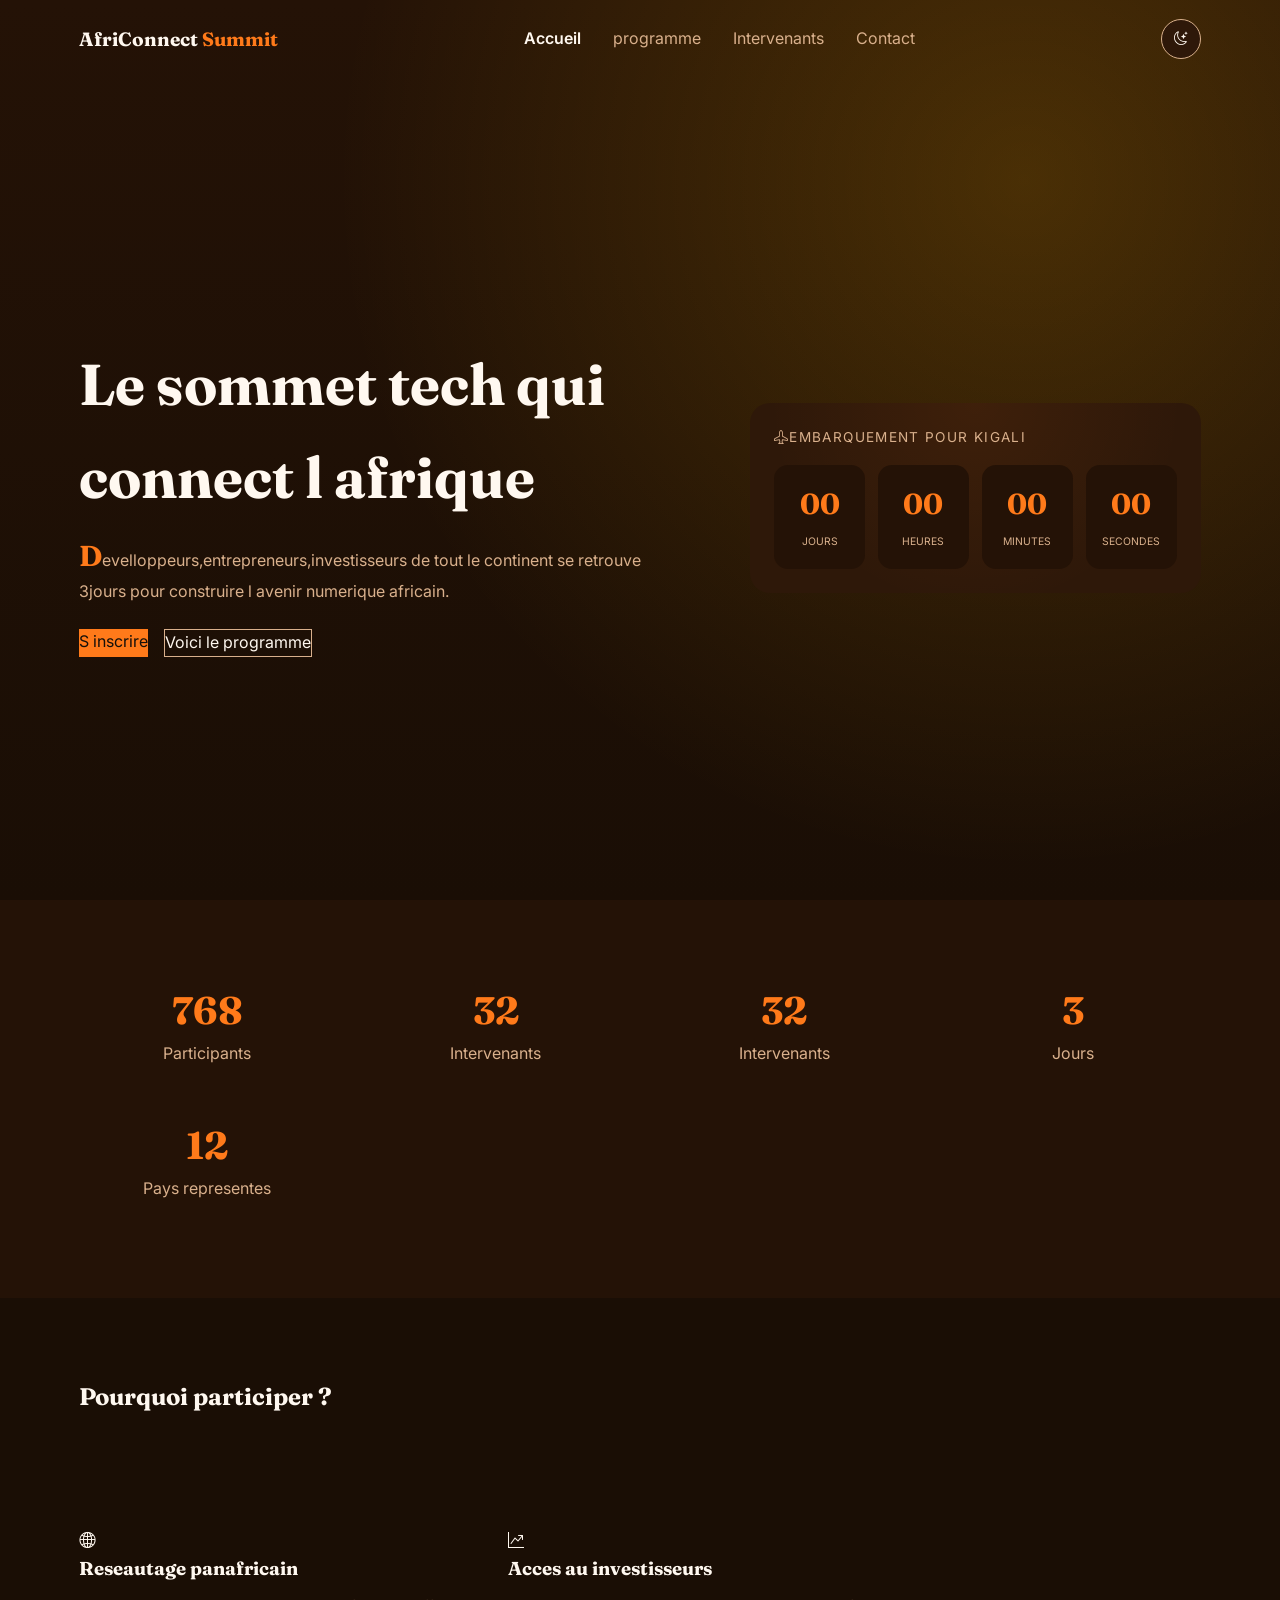
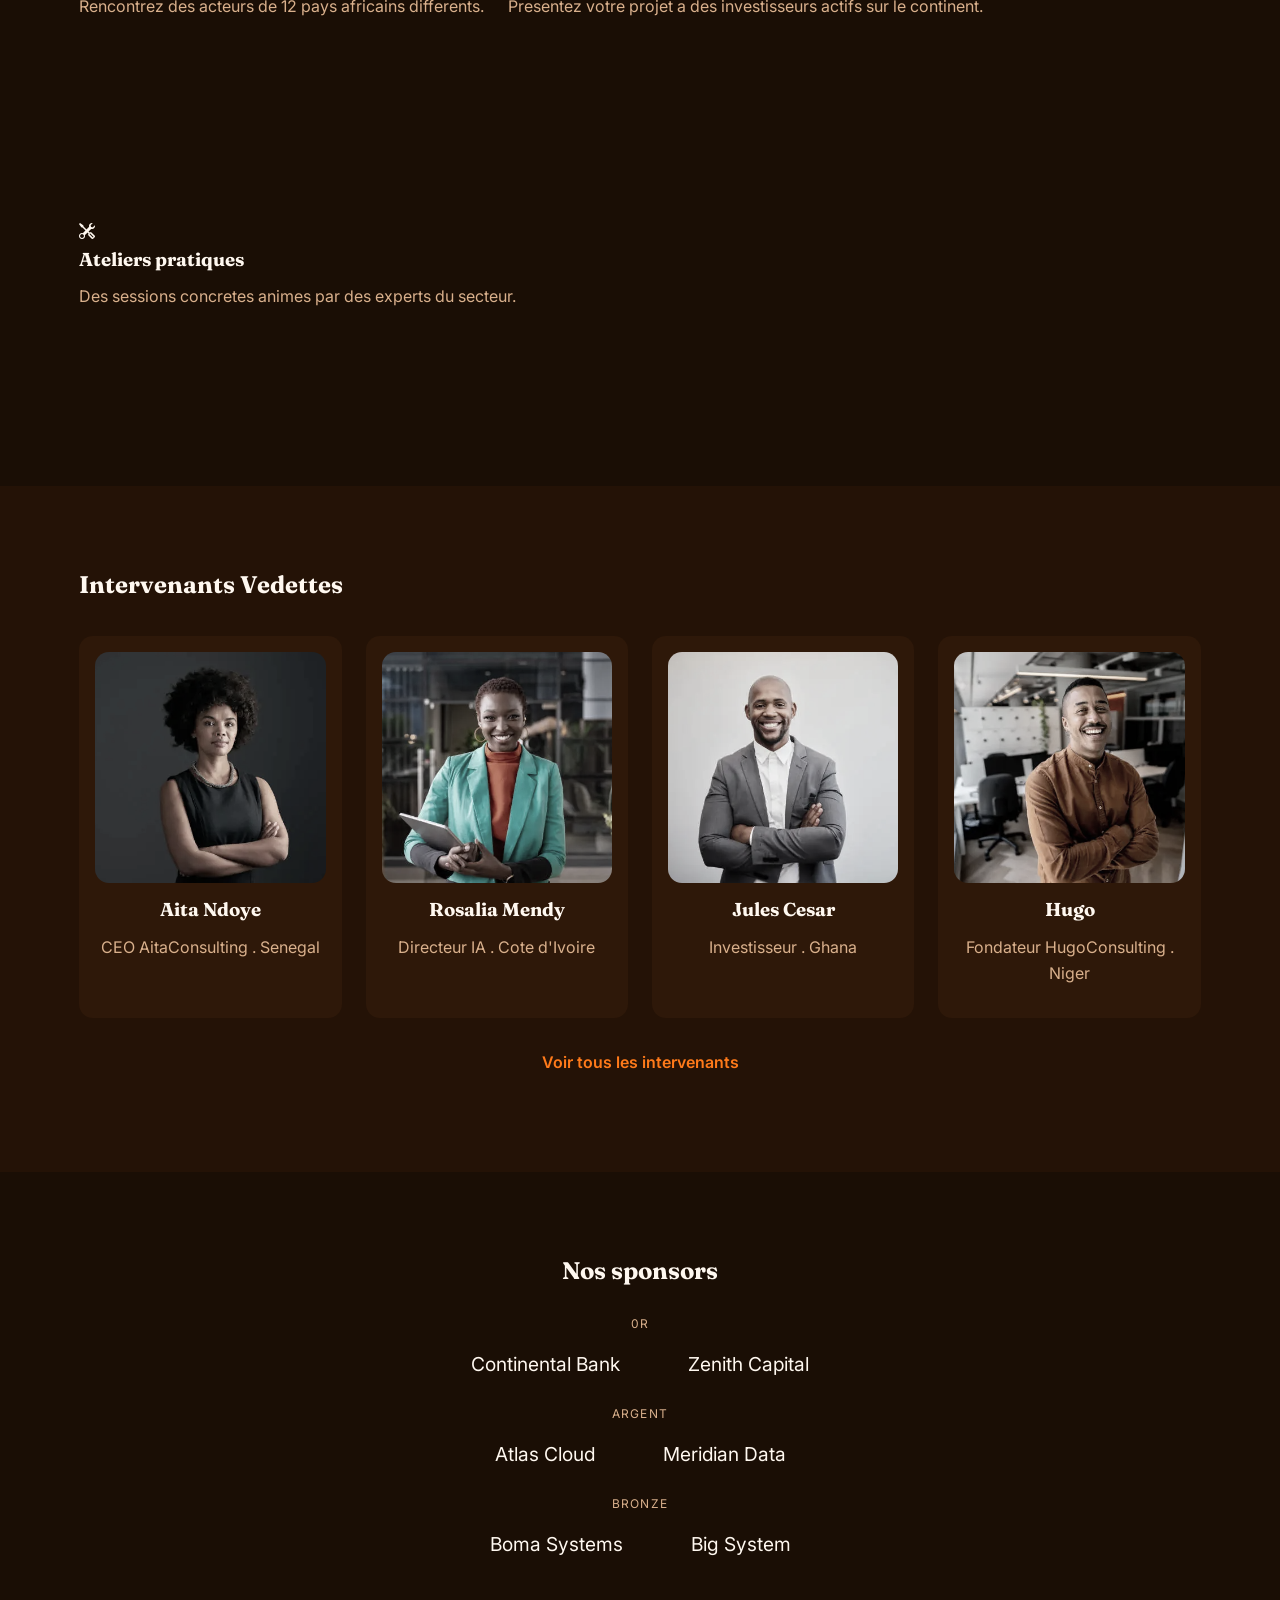
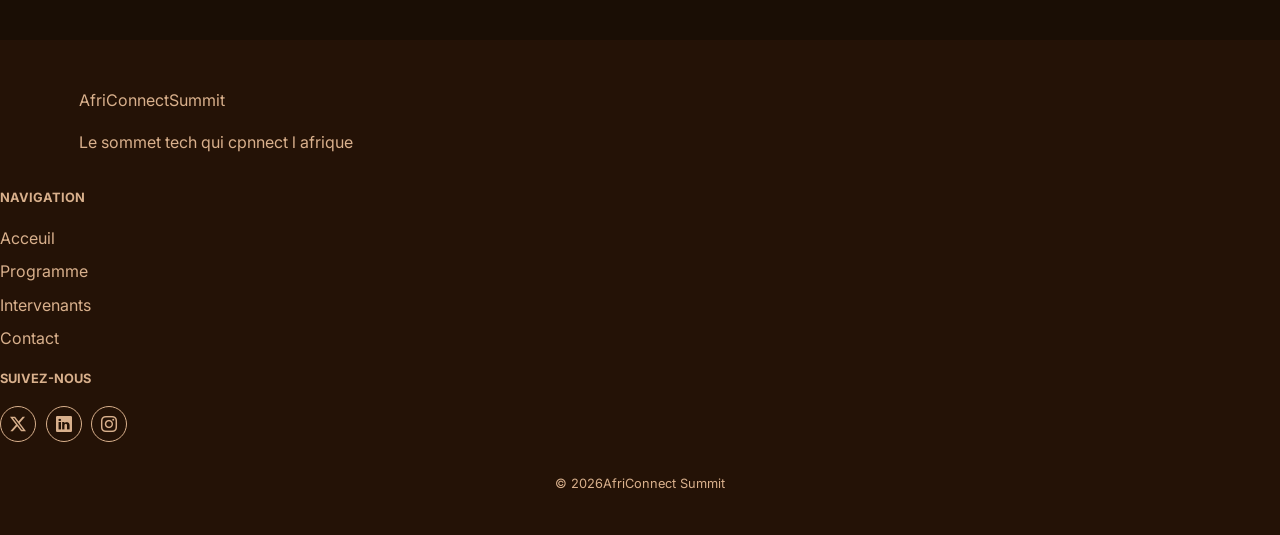
<file: index.html>
<!DOCTYPE html>
<html lang="fr">
<head>
 <meta charset="UTF-8">
 <meta name="viewport" content="width=device-width, initial-scale=1.0">
 <title>AfriConnect Summit — Accueil</title>

 <!--Icones(CDN Boostrap Icons)-->
<link rel="stylesheet" href="https://cdn.jsdelivr.net/npm/bootstrap-icons@1.11.3/font/bootstrap-icons.css">
 <!--CSS-->
 <link rel="stylesheet"href="css/style.css">
</head>

<body>
    <header class="navbar"id="navbar">
        <div class="container navbar-inner">

            <a href="index.html"class="logo">AfriConnect <span>Summit</span></a>

    
    <nav class="nav-links" id="navLinks">

        <a href="index.html" class="active">Accueil</a>
          <a href="programme.html" >programme</a>
            <a href="intervenants.html">Intervenants</a>
              <a href="contact.html">Contact</a>

    </nav>
    <div class="nav-buttons">
        <!--Bouton dark/light mode-->
        <button id="themeBtn" aria-label="changer de theme">
            <i class="bi bi-moon-stars"></i>
        </button>
        <!--Bouton menu mobile(humburger)-->
        <button id="menuBtn" aria-label="ouvrir le menu">
             <i class="bi bi-list"></i>
        </button>


    </div>
    </div>
    </header>

    <main>
        <!--SECTION HERO-->
        <section class="hero">
            <div class="container hero-inner">
                <div class="hero-text">
                    <h1>
                        Le sommet tech qui connect l afrique
                    </h1>
                    <p class="hero-desc">
                        Develloppeurs,entrepreneurs,investisseurs de tout le continent
                        se retrouve 3jours pour construire l avenir numerique africain.
                    </p>
                    <div class="hero-btns">
                        <a href="contact.html"class="bnt btn-primary">S inscrire</a>
                        <a href="programme.html"class="bnt btn-ghost">Voici le programme</a>
                    </div>
                    
                </div>
                <!--compte a rebours-->
                <div class="countdown-box" aria-label="Compte a rebours avant la conference">
                    <p class="countdown-title"><i class="bi bi-airplane"></i>Embarquement pour Kigali</p>
                    <div class="countdown"id="countdown">
                        <div class="flap"><span id="days">00</span><small>Jours</small></div>
                        <div class="flap"><span id="hours">00</span><small>Heures</small></div>
                        <div class="flap"><span id="minutes">00</span><small>Minutes</small></div>
                        <div class="flap"><span id="seconds">00</span><small>Secondes</small></div>

                        
                    </div>
                </div>
            </div>

        </section>
        <!--chifrres cles (grid)-->
        <section class="stats">
            <div class="container stats-grid">
                <article class="stat">
                    <span class="stat-number" data-target="1200">0</span>
                    <p>Participants</p>
                </article>

                <article class="stat">
                    <span class="stat-number" data-target="48">0</span>
                    <p>Intervenants</p>
                </article>

                <article class="stat">
                    <span class="stat-number" data-target="48">0</span>
                    <p>Intervenants</p>
                </article>

                <article class="stat">
                    <span class="stat-number" data-target="3">0</span>
                    <p>Jours</p>
                </article>

                <article class="stat">
                    <span class="stat-number" data-target="12">0</span>
                    <p>Pays representes</p>
                </article>
                
            </div>

        </section>

        <!--Section Pourquoi Participer(Flexbox)-->
        <section class="why">
            <div class="container">
                <h2>Pourquoi participer ?</h2>
                <div class="why-grid">
                    <article class="why card">
                        <i class="bi bi-globe2"></i>
                        <h3>Reseautage panafricain</h3>
                        <p>Rencontrez des acteurs de 12 pays africains differents.</p>
                    </article>

                    <article class="why card">
                        <i class="bi bi-graph-up-arrow"></i>
                        <h3>Acces au investisseurs</h3>
                        <p>Presentez votre projet a des investisseurs actifs sur le continent.</p>
                    </article>

                    <article class="why card">
                        <i class="bi bi-tools"></i>
                        <h3>Ateliers pratiques</h3>
                        <p>Des sessions concretes animes par des experts du secteur.</p>
                    </article>
                </div>
            </div>

        </section>

        <!--Section Intervenants Vedsttes-->
        <section class="speakers">
            <div class="container">
                <h2>Intervenants Vedettes</h2>

                <div class="speakers-grid">
                    <article class="speaker-card">
                        <img src="images/istockphoto.jpg" alt="">
                        <h3>Aita Ndoye</h3>
                        <p>CEO AitaConsulting . Senegal</p>

                    </article>

                    <article class="speaker-card">
                        <img src="images/istockphoto-1653368202-612x612.webp" alt="">
                        <h3>Rosalia Mendy</h3>
                        <p>Directeur IA . Cote d'Ivoire</p>

                    </article>

                    <article class="speaker-card">
                        <img src="images/istockphoto-2099408907-612x612.webp" alt="">
                        <h3>Jules Cesar</h3>
                        <p>Investisseur . Ghana</p>

                    </article>

                    <article class="speaker-card">
                        <img src="images/istockphoto-2200638451-612x612.webp" alt="">
                        <h3>Hugo</h3>
                        <p>Fondateur HugoConsulting . Niger</p>

                    </article>

                </div>
                <p class="see-more"><a href="intervenants.html">Voir tous les intervenants</a></p>
            </div>
        </section>

        <!--Section Sponsors-->
        <section class="sponsors">
            <div class="container">
                <h2>Nos sponsors</h2>

                <p class="tier-label">0r</p>
                <div class="sponsors-row tier-or">
                    <span>Continental Bank</span>
                     <span>Zenith Capital</span>
                </div>

                <p class="tier-label">Argent</p>
                <div class="sponsors-row tier-or">
                    <span>Atlas Cloud</span>
                    <span>Meridian Data</span>
                </div>

                <p class="tier-label">Bronze</p>
                <div class="sponsors-row tier-or">
                    <span>Boma Systems</span>
                    <span>Big System</span>
                </div>


            </div>
        </section>
    </main>

    <!--Footer-->

    <footer class="footer">
        <div class="container footer-grid">
            <div>
                <p class="Logo">AfriConnect<span>Summit</span></p>
                <p>Le sommet tech qui cpnnect l afrique</p>


            </div>
        </div>
        <div>
            <h4>Navigation</h4>
            <ul>
                <li><a href="index.html">Acceuil</a></li>
                 <li><a href="programme.html">Programme</a></li>
                  <li><a href="intervenants.html">Intervenants</a></li>
                   <li><a href="contact.html">Contact</a></li>

            </ul>
        </div>
        <div>
            <h4>Suivez-nous</h4>
            <div class="socials">
                <a href="#" aria-label="Twitter"><i class="bi bi-twitter-x"></i></a>
                 <a href="#" aria-label="Linkedin"><i class="bi bi-linkedin"></i></a>
                  <a href="#" aria-label="Instagram"><i class="bi bi-instagram"></i></a>
            </div>
        </div>

        <p class="copyright">&copy <span id="year"></span>AfriConnect Summit</p>

    </footer>

    <!--Bouton retour en haut-->
    <button id="backToTop" aria-label="Retour en haut">
        <i class="bi bi-arrow-up"></i>
    </button>

    <!--JavaScript-->
    <script src="js/main.js"></script>
</body>
</html>
</file>
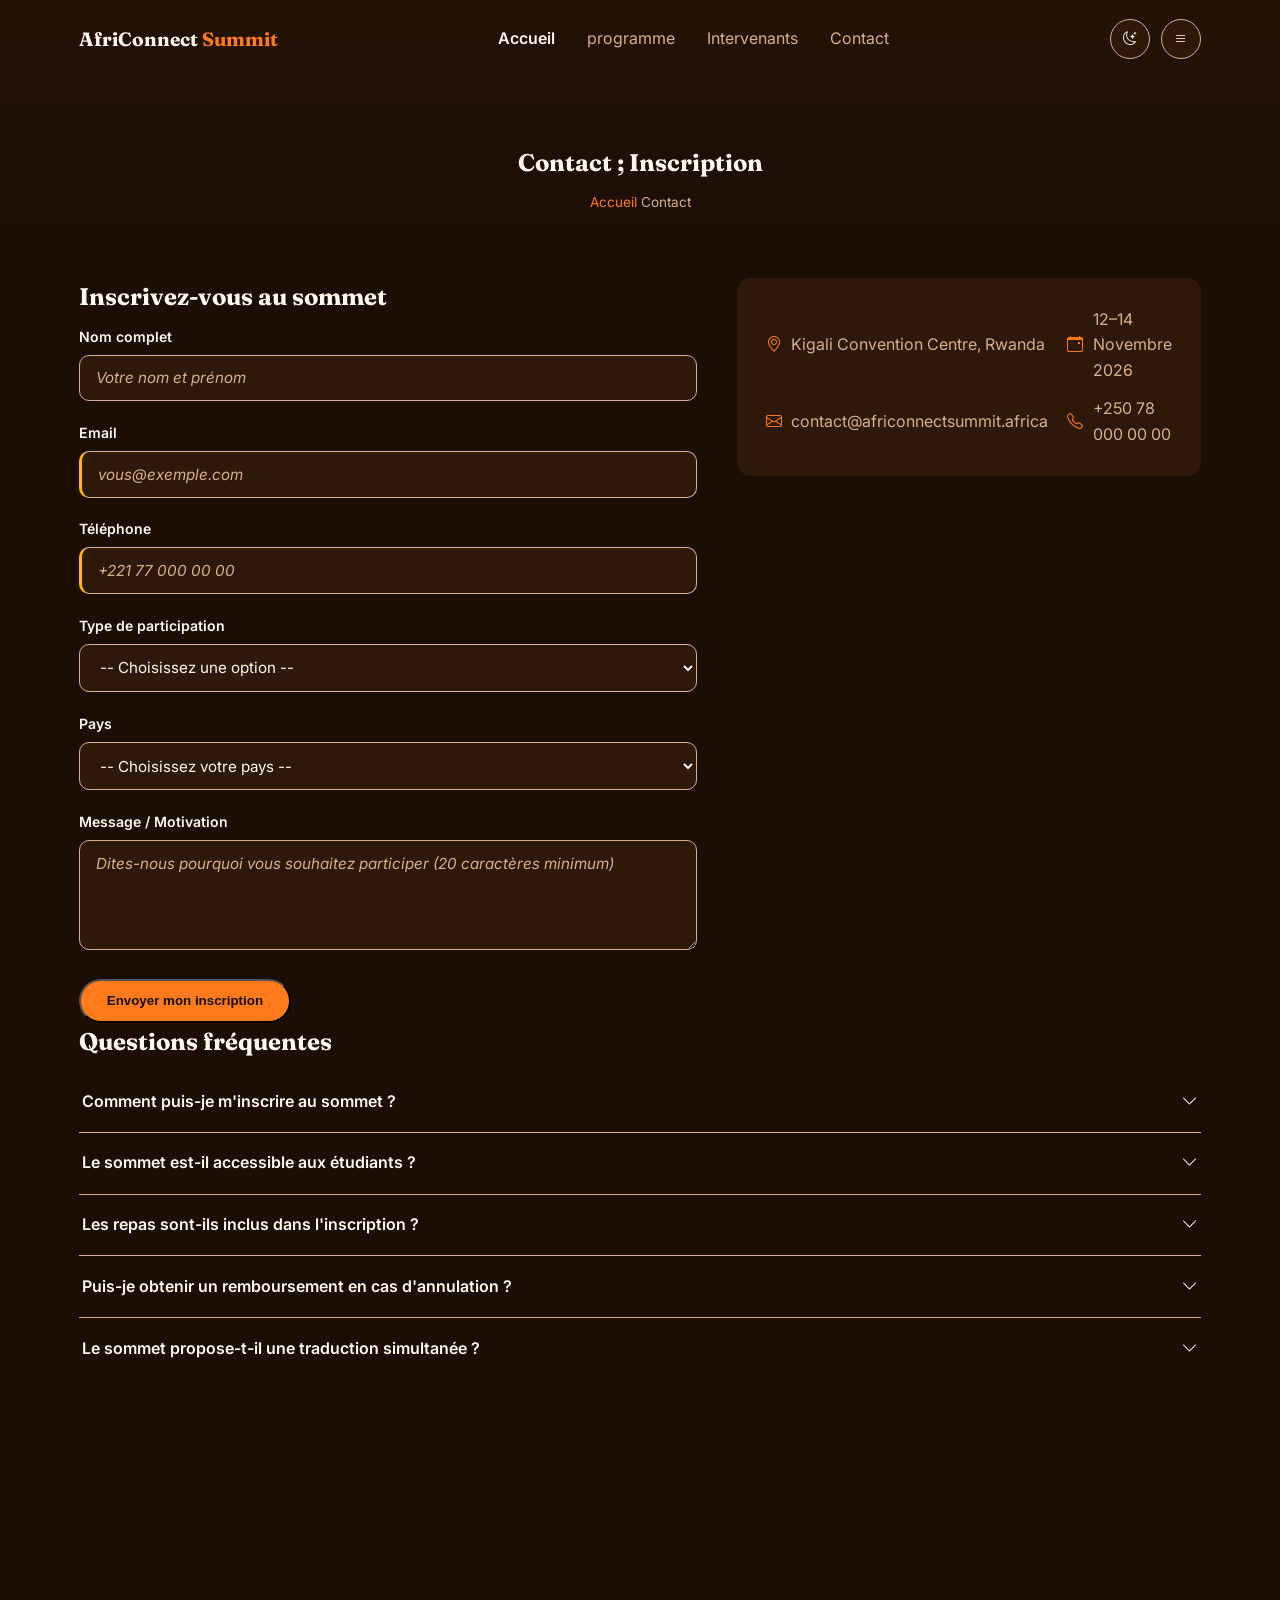
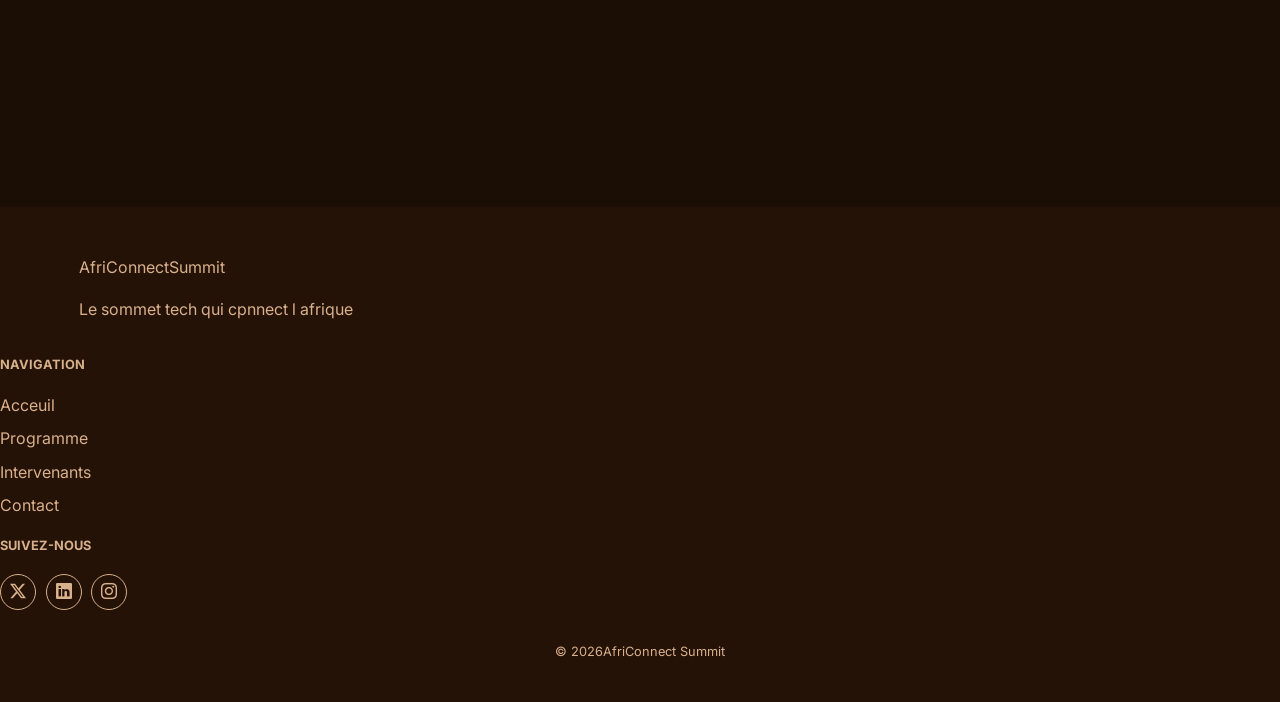
<file: contact.html>
<!DOCTYPE html>
<html lang="fr">
<head>
 <meta charset="UTF-8">
 <meta name="viewport" content="width=device-width, initial-scale=1.0">
 <title>AfriConnect Summit — Contact</title>

 <!--Icones(CDN Boostrap Icons)-->
<link rel="stylesheet" href="https://cdn.jsdelivr.net/npm/bootstrap-icons@1.11.3/font/bootstrap-icons.css">
 <!--CSS-->
 <link rel="stylesheet"href="css/style.css">
</head>

<body>
    
    <header class="navbar"id="navbar">
        <div class="container navbar-inner">

            <a href="index.html"class="logo">AfriConnect <span>Summit</span></a>

    
    <nav class="nav-links" id="navlinks">

        <a href="index.html" class="active">Accueil</a>
          <a href="programme.html" >programme</a>
            <a href="intervenants.html">Intervenants</a>
              <a href="contact.html">Contact</a>

    </nav>
    <div class="nav-buttons">
        <!--Bouton dark/light mode-->
        <button id="themeBtn" aria-label="changer de theme">
            <i class="bi bi-moon-stars"></i>
        </button>
        <!--Bouton menu mobile(humburger)-->
        <button id="themeBtn" aria-label="ouvrir le menu">
             <i class="bi bi-list"></i>
        </button>


    </div>
    </div>
    
    </header>


    <main>
        <!-- ============================
         BANNIÈRE INTERNE + FIL D'ARIANE
         ============================ -->
    <section class="hero-interne">
      <div class="container">
        <h1>Contact ; Inscription</h1>
        <p class="breadcrumb">
          <a href="index.html">Accueil</a>  Contact
        </p>
      </div>
    </section>

        <section>
            <div class="container contact-grid">

        <!-- Colonne gauche : formulaire -->
        <div class="contact-form-col">
          <h2>Inscrivez-vous au sommet</h2>

          <!-- Message affiché après une soumission réussie -->
          <div class="success-message" id="successMessage">
            <i class="bi bi-check-circle"></i>
            Votre inscription a bien été envoyée ! Nous vous recontacterons rapidement.
          </div>
            
<form id="contactForm" novalidate>

            <div class="form-group">
              <label for="name">Nom complet</label>
              <input type="text" id="name" name="name" placeholder="Votre nom et prénom">
              <span class="error-message"></span>
            </div>

            <div class="form-group">
              <label for="email">Email</label>
              <input type="email" id="email" name="email" placeholder="vous@exemple.com">
              <span class="error-message"></span>
            </div>

            <div class="form-group">
              <label for="phone">Téléphone</label>
              <input type="tel" id="phone" name="phone" placeholder="+221 77 000 00 00">
              <span class="error-message"></span>
            </div>

            <div class="form-group">
              <label for="participation">Type de participation</label>
              <select id="participation" name="participation">
                <option value="">-- Choisissez une option --</option>
                <option value="participant">Participant</option>
                <option value="intervenant">Intervenant</option>
                <option value="sponsor">Sponsor</option>
                <option value="presse">Presse / Média</option>
                <option value="benevole">Bénévole</option>
              </select>
              <span class="error-message"></span>
            </div>

            <div class="form-group">
              <label for="country">Pays</label>
              <select id="country" name="country">
                <option value="">-- Choisissez votre pays --</option>
                <option value="senegal">Sénégal</option>
                <option value="cote-ivoire">Côte d'Ivoire</option>
                <option value="ghana">Ghana</option>
                <option value="nigeria">Nigeria</option>
                <option value="kenya">Kenya</option>
                <option value="rwanda">Rwanda</option>
                <option value="tunisie">Niger</option>
                <option value="cameroun">Cameroun</option>
  
                <option value="afrique-sud">Afrique du Sud</option>
               
              </select>
              <span class="error-message"></span>
            </div>

            <div class="form-group">
              <label for="message">Message / Motivation</label>
              <textarea id="message" name="message" placeholder="Dites-nous pourquoi vous souhaitez participer (20 caractères minimum)"></textarea>
              <span class="error-message"></span>
            </div>

            <button type="submit" class="btn btn-primary btn-block">Envoyer mon inscription</button>
          </form>
        </div>

          <!-- Colonne droite : informations pratiques -->
        <div class="contact-info-col">
          <div class="info-box">
            <p><i class="bi bi-geo-alt"></i> Kigali Convention Centre, Rwanda</p>
            <p><i class="bi bi-calendar-event"></i> 12–14 Novembre 2026</p>
            <p><i class="bi bi-envelope"></i> contact@africonnectsummit.africa</p>
            <p><i class="bi bi-telephone"></i> +250 78 000 00 00</p>
          </div>
        </div>

      </div>
            
        </section>
         <!-- ============================
         FAQ — ACCORDÉON EN CSS PUR
         ============================ -->
    <section>
      <div class="container">
        <h2>Questions fréquentes</h2>

        <div class="faq-list">

          <div class="faq-item">
            <input type="checkbox" id="faq1" class="faq-toggle">
            <label for="faq1" class="faq-question">
              Comment puis-je m'inscrire au sommet ?
              <i class="bi bi-chevron-down"></i>
            </label>
            <div class="faq-answer">
              <p>Remplissez le formulaire ci-dessus en indiquant votre type de participation. Vous recevrez une confirmation par email sous 48h.</p>
            </div>
          </div>

          <div class="faq-item">
            <input type="checkbox" id="faq2" class="faq-toggle">
            <label for="faq2" class="faq-question">
              Le sommet est-il accessible aux étudiants ?
              <i class="bi bi-chevron-down"></i>
            </label>
            <div class="faq-answer">
              <p>Oui, un tarif réduit est proposé aux étudiants sur présentation d'une carte étudiante valide.</p>
            </div>
          </div>

          <div class="faq-item">
            <input type="checkbox" id="faq3" class="faq-toggle">
            <label for="faq3" class="faq-question">
              Les repas sont-ils inclus dans l'inscription ?
              <i class="bi bi-chevron-down"></i>
            </label>
            <div class="faq-answer">
              <p>Les pauses café et déjeuners des 3 jours sont inclus dans tous les types d'inscription.</p>
            </div>
          </div>

          <div class="faq-item">
            <input type="checkbox" id="faq4" class="faq-toggle">
            <label for="faq4" class="faq-question">
              Puis-je obtenir un remboursement en cas d'annulation ?
              <i class="bi bi-chevron-down"></i>
            </label>
            <div class="faq-answer">
              <p>Un remboursement intégral est possible jusqu'à 30 jours avant l'événement, puis partiel jusqu'à 7 jours avant.</p>
            </div>
          </div>

          <div class="faq-item">
            <input type="checkbox" id="faq5" class="faq-toggle">
            <label for="faq5" class="faq-question">
              Le sommet propose-t-il une traduction simultanée ?
              <i class="bi bi-chevron-down"></i>
            </label>
            <div class="faq-answer">
              <p>Oui, une traduction français / anglais est disponible en simultané dans la Grande Salle.</p>
            </div>
          </div>

        </div>

        <!-- ============================
             CARTE GOOGLE MAPS
             ============================ -->
        <div class="map-wrapper">
          <iframe
            src="https://www.google.com/maps?q=Kigali+Convention+Centre,+Rwanda&output=embed"
            title="Localisation du Kigali Convention Centre"
            loading="lazy"
            allowfullscreen>
          </iframe>
        </div>

      </div>
    </section>
    </main>

    <!--Footer-->

    
<footer class="footer">
        <div class="container footer-grid">
            <div>
                <p class="Logo">AfriConnect<span>Summit</span></p>
                <p>Le sommet tech qui cpnnect l afrique</p>


            </div>
        </div>
        <div>
            <h4>Navigation</h4>
            <ul>
                <li><a href="index.html">Acceuil</a></li>
                 <li><a href="programme.html">Programme</a></li>
                  <li><a href="intervenants.html">Intervenants</a></li>
                   <li><a href="contact.html">Contact</a></li>

            </ul>
        </div>
        <div>
            <h4>Suivez-nous</h4>
            <div class="socials">
                <a href="#" aria-label="Twitter"><i class="bi bi-twitter-x"></i></a>
                 <a href="#" aria-label="Linkedin"><i class="bi bi-linkedin"></i></a>
                  <a href="#" aria-label="Instagram"><i class="bi bi-instagram"></i></a>
            </div>
        </div>

        <p class="copyright">&copy <span id="year"></span>AfriConnect Summit</p>

    

    <!--Bouton retour en haut-->
    <button id="backToTop" aria-label="Retour en haut">
        <i class="bi bi-arrow-up"></i>
    </button>

    </footer>

    <!--JavaScript-->
    <script src="js/main.js"></script>
</body>
</html>
</file>
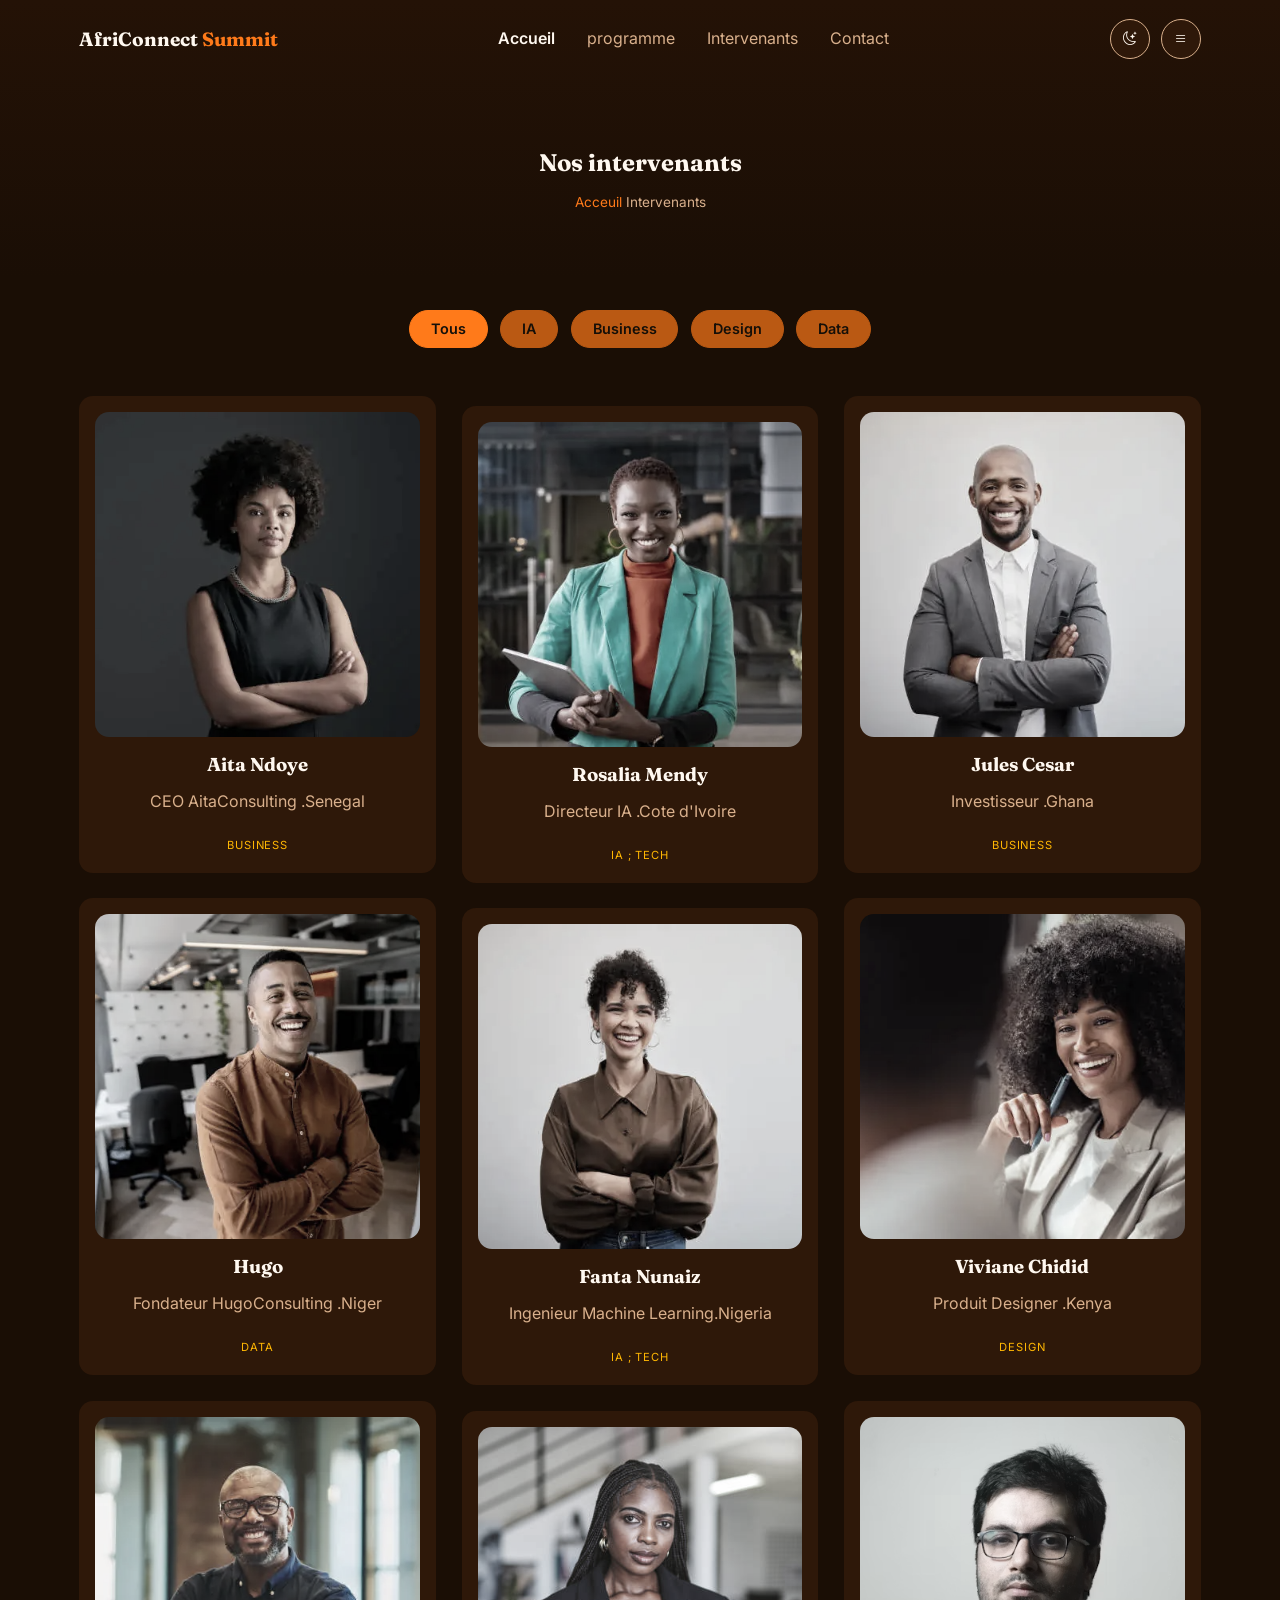
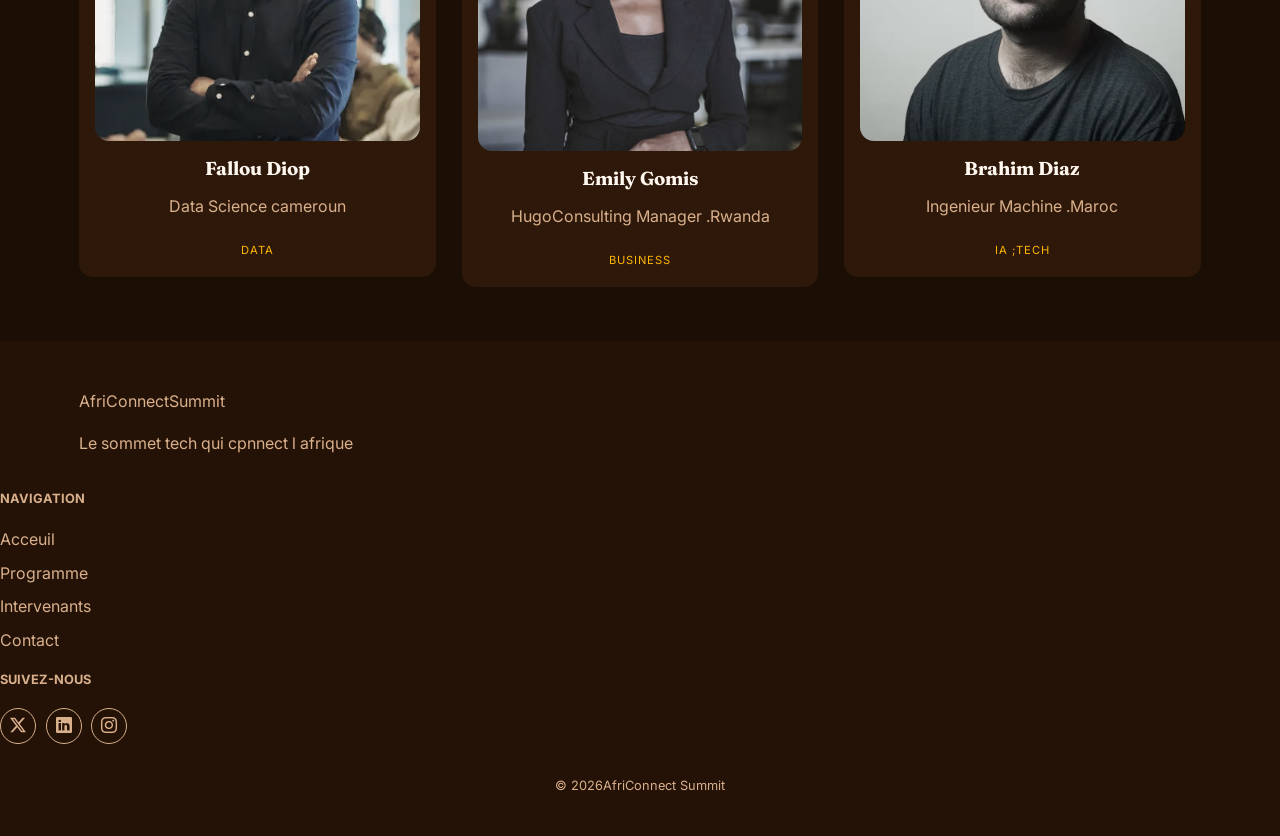
<file: intervenants.html>
<!DOCTYPE html>
<html lang="fr">
<head>
 <meta charset="UTF-8">
 <meta name="viewport" content="width=device-width, initial-scale=1.0">
 <title>AfriConnect Summit — Intervenants</title>

<!--Icones(CDN Boostrap Icons)-->
<link rel="stylesheet" href="https://cdn.jsdelivr.net/npm/bootstrap-icons@1.11.3/font/bootstrap-icons.css">

 <!--CSS-->
 <link rel="stylesheet"href="css/style.css">
</head>

<body>
    
        <header class="navbar"id="navbar">
        <div class="container navbar-inner">

            <a href="index.html"class="logo">AfriConnect <span>Summit</span></a>

    
    <nav class="nav-links" id="navlinks">

        <a href="index.html" class="active">Accueil</a>
          <a href="programme.html" >programme</a>
            <a href="intervenants.html">Intervenants</a>
              <a href="contact.html">Contact</a>

    </nav>
    <div class="nav-buttons">
        <!--Bouton dark/light mode-->
        <button id="themeBtn" aria-label="changer de theme">
            <i class="bi bi-moon-stars"></i>
        </button>
        <!--Bouton menu mobile(humburger)-->
        <button id="themeBtn" aria-label="ouvrir le menu">
             <i class="bi bi-list"></i>
        </button>


    </div>
    </div>
    
    </header>
    
    <main>

        <!--Banniere-->
        <section class="hero-interne">
            <div class="container">
                <h1>Nos intervenants</h1>
                <p class="breadcrumb">
                    <a href="index.html">Acceuil</a> Intervenants
                </p>
            </div>

        </section>
        <!--Filtrage Dynanmique-->
        <section>
            <div class="container">

                <div class="filters">
                    <button class="filter-btn active" data-filter="tous">Tous</button>
                     <button class="filter-btn active" data-filter="ia-tech">IA</button>
                      <button class="filter-btn active" data-filter="business">Business</button>
                       <button class="filter-btn active" data-filter="design">Design</button>
                        <button class="filter-btn active" data-filter="data">Data</button>
                </div>

                <!--Grille des 9 Intervenants-->
                <div class="all-speakers-grid">

                    <article class="speaker-card" data-category="business">
                        <img src="images/istockphoto-1055408774-612x612.webp" alt="">
                        <h3>Aita Ndoye</h3>
                        <p>CEO AitaConsulting .Senegal</p>
                        <span class="speaker-tag">Business</span>
                    </article>

                    <article class="speaker-card" data-category="ia-tech">
                        <img src="images/istockphoto-1653368202-612x612.webp" alt="">
                        <h3>Rosalia Mendy</h3>
                        <p>Directeur IA .Cote d'Ivoire</p>
                        <span class="speaker-tag">IA ; tech</span>
                    </article>

                    <article class="speaker-card" data-category="business">
                        <img src="images/istockphoto-2099408907-612x612.webp" alt="">
                        <h3>Jules Cesar</h3>
                        <p>Investisseur .Ghana</p>
                        <span class="speaker-tag">Business</span>
                    </article>

                    <article class="speaker-card" data-category="data">
                        <img src="images/istockphoto-2200638451-612x612.webp" alt="">
                        <h3>Hugo</h3>
                        <p>Fondateur HugoConsulting .Niger</p>
                        <span class="speaker-tag">Data</span>
                    </article>

                    <article class="speaker-card" data-category="ia-tech">
                        <img src="images/istockphoto-2099403180-612x612.webp" alt="">
                        <h3>Fanta Nunaiz</h3>
                        <p>Ingenieur Machine Learning.Nigeria</p>
                        <span class="speaker-tag">IA ; tech</span>
                    </article>

                    <article class="speaker-card" data-category="design">
                        <img src="images/istockphoto-2170854794-612x612.webp" alt="">
                        <h3>Viviane Chidid</h3>
                        <p>Produit Designer .Kenya</p>
                        <span class="speaker-tag">Design</span>
                    </article>

                    <article class="speaker-card" data-category="data">
                        <img src="images/istockphoto-1591572396-612x612.webp" alt="">
                        <h3>Fallou Diop</h3>
                        <p>Data Science cameroun</p>
                        <span class="speaker-tag">Data</span>
                    </article>

                    <article class="speaker-card" data-category="business">
                        <img src="images/istockphoto-1352328132-612x612.jpg" alt="">
                        <h3>Emily Gomis</h3>
                        <p>HugoConsulting Manager .Rwanda</p>
                        <span class="speaker-tag">Business</span>
                    </article>


                    <article class="speaker-card" data-category="ia-tech">
                        <img src="images/photo.jpg" alt="">
                        <h3>Brahim Diaz</h3>
                        <p>Ingenieur Machine .Maroc</p>
                        <span class="speaker-tag">IA ;tech</span>
                    </article>
                    

                    

                </div>
            </div>

        </section>
    </main>

    <!--Footer-->

    
<footer class="footer">
        <div class="container footer-grid">
            <div>
                <p class="Logo">AfriConnect<span>Summit</span></p>
                <p>Le sommet tech qui cpnnect l afrique</p>


            </div>
        </div>
        <div>
            <h4>Navigation</h4>
            <ul>
                <li><a href="index.html">Acceuil</a></li>
                 <li><a href="programme.html">Programme</a></li>
                  <li><a href="intervenants.html">Intervenants</a></li>
                   <li><a href="contact.html">Contact</a></li>

            </ul>
        </div>
        <div>
            <h4>Suivez-nous</h4>
            <div class="socials">
                <a href="#" aria-label="Twitter"><i class="bi bi-twitter-x"></i></a>
                 <a href="#" aria-label="Linkedin"><i class="bi bi-linkedin"></i></a>
                  <a href="#" aria-label="Instagram"><i class="bi bi-instagram"></i></a>
            </div>
        </div>

        <p class="copyright">&copy <span id="year"></span>AfriConnect Summit</p>

    

    <!--Bouton retour en haut-->
    <button id="backToTop" aria-label="Retour en haut">
        <i class="bi bi-arrow-up"></i>
    </button>

    </footer>

    <!--JavaScript-->
    <script src="js/main.js"></script>
</body>
</html>
</file>
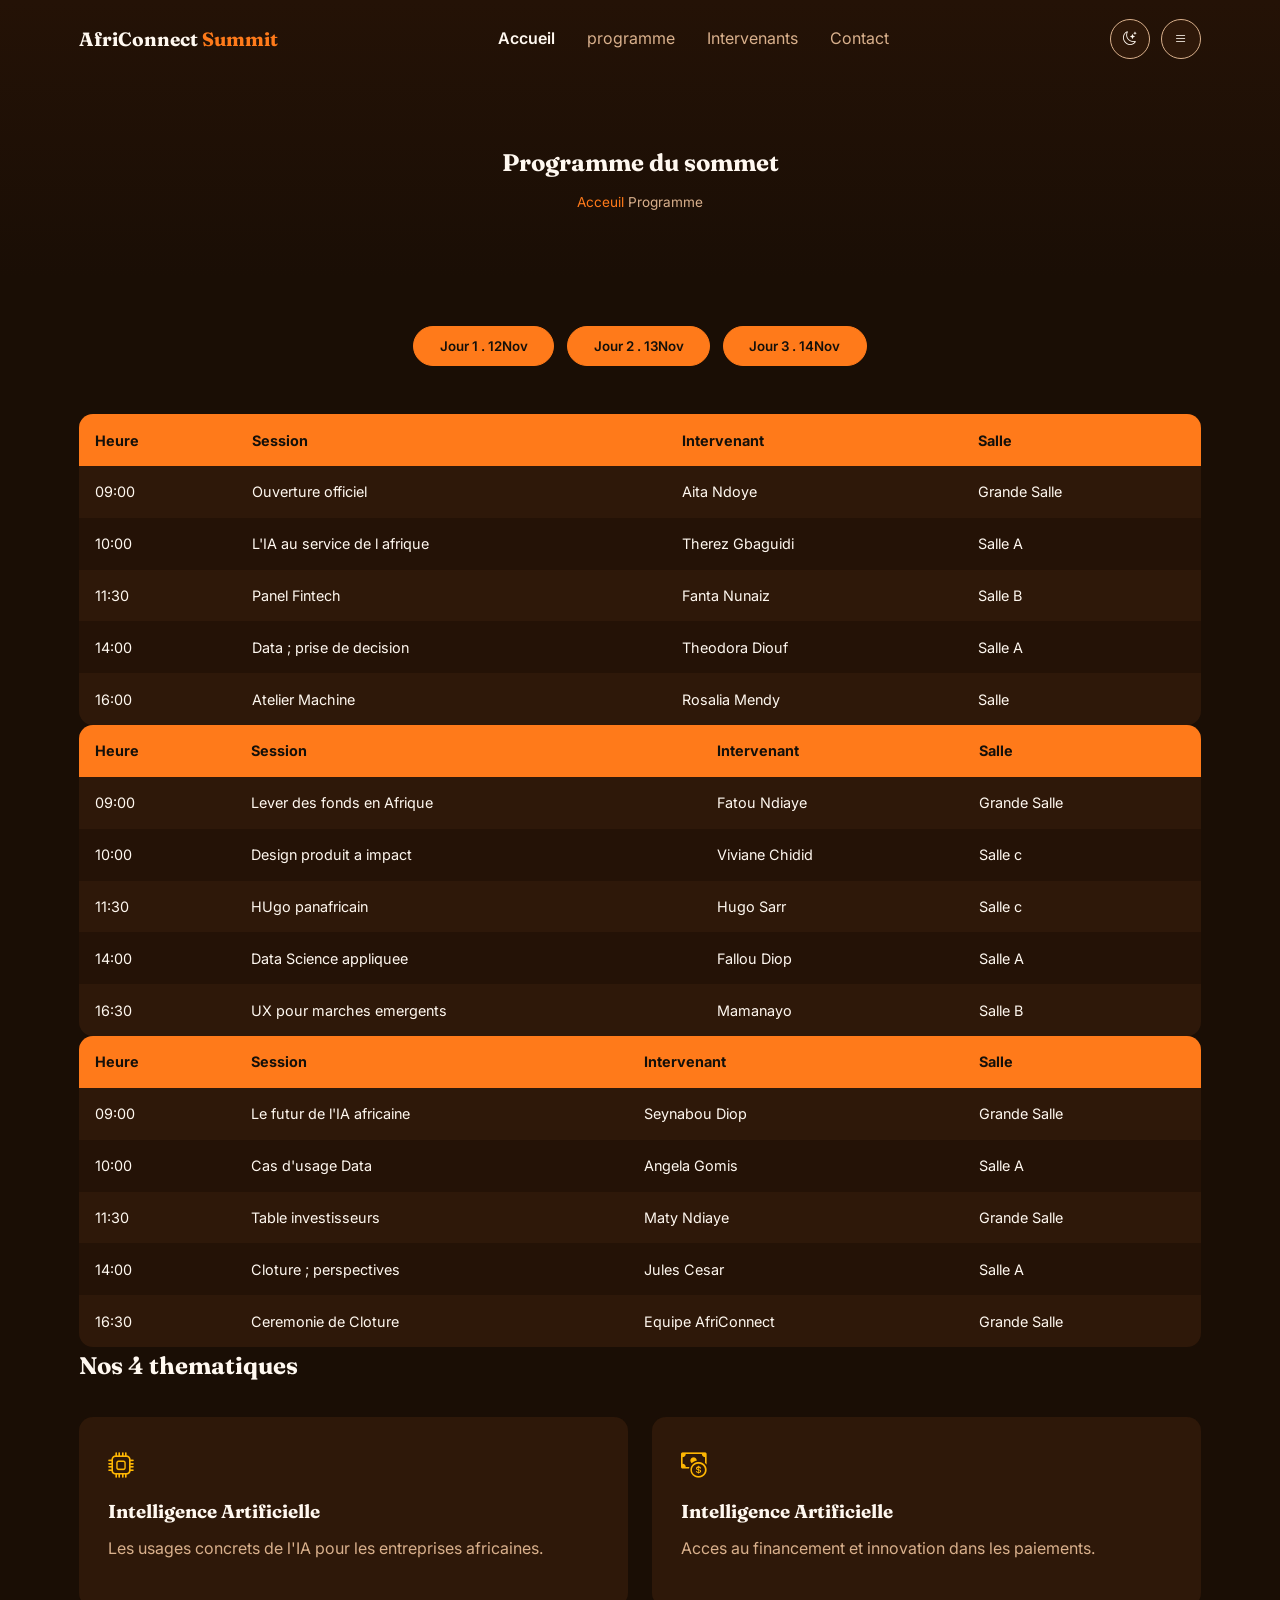
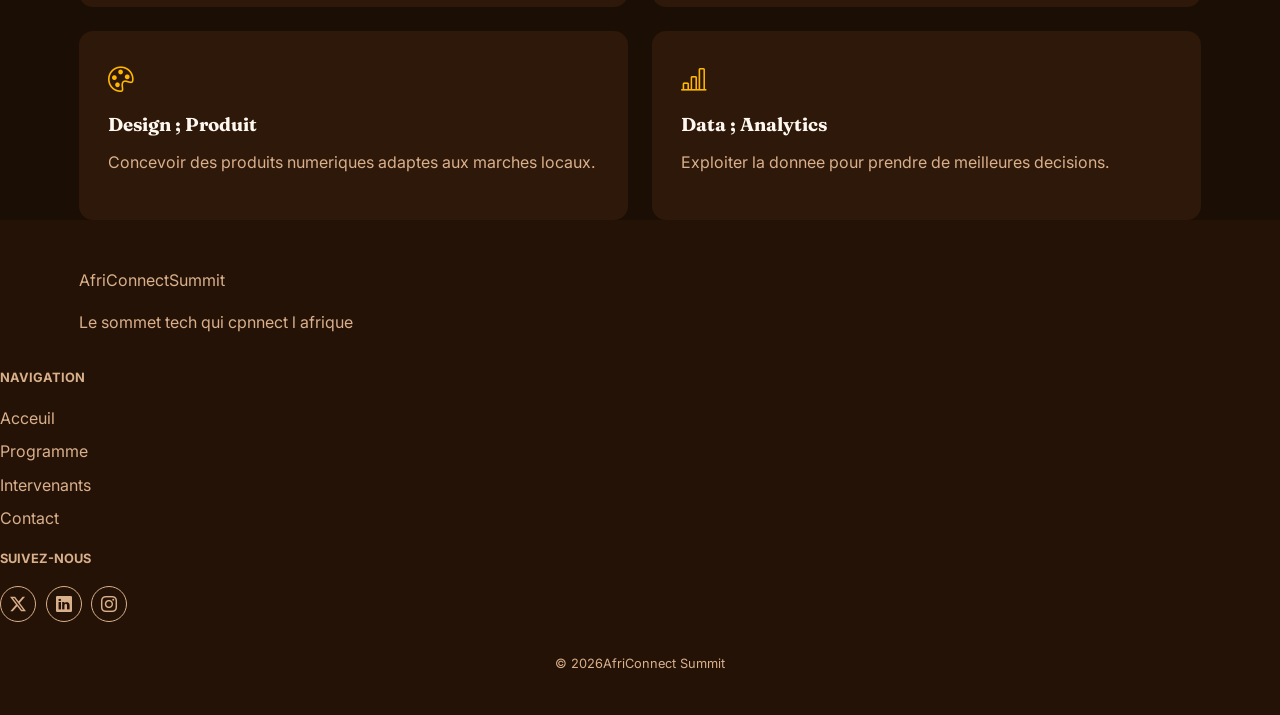
<file: programme.html>
<!DOCTYPE html>
<html lang="fr">
<head>
 <meta charset="UTF-8">
 <meta name="viewport" content="width=device-width, initial-scale=1.0">
 <title>AfriConnect Summit — Programme</title>

 <!--Icones(CDN Boostrap Icons)-->
<link rel="stylesheet" href="https://cdn.jsdelivr.net/npm/bootstrap-icons@1.11.3/font/bootstrap-icons.css">
 <!--CSS-->
 <link rel="stylesheet"href="css/style.css">
</head>

<body>
    
    <header class="navbar"id="navbar">
        <div class="container navbar-inner">

            <a href="index.html"class="logo">AfriConnect <span>Summit</span></a>

    
    <nav class="nav-links" id="navlinks">

        <a href="index.html" class="active">Accueil</a>
          <a href="programme.html" >programme</a>
            <a href="intervenants.html">Intervenants</a>
              <a href="contact.html">Contact</a>

    </nav>
    <div class="nav-buttons">
        <!--Bouton dark/light mode-->
        <button id="themeBtn" aria-label="changer de theme">
            <i class="bi bi-moon-stars"></i>
        </button>
        <!--Bouton menu mobile(humburger)-->
        <button id="themeBtn" aria-label="ouvrir le menu">
             <i class="bi bi-list"></i>
        </button>


    </div>
    </div>
    
    </header>

    <!--Banniere Interne-->

    <main>
        <section class="hero-interne">
            <div class="container">
                <h1>Programme du sommet</h1>
                <p class="breadcrumb">
                    <a href="index.html">Acceuil</a> Programme
                </p>
            </div>

        </section>

        <!--Onglets 3 jours-->
        <section>
            <div class="container">
                <div class="tabs">
                    <button class="tab-btn active" data-day="1">Jour 1 . 12Nov</button>
                    <button class="tab-btn active" data-day="2">Jour 2 . 13Nov</button>
                    <button class="tab-btn active" data-day="3">Jour 3 . 14Nov</button>
                </div>

                <!--Planning Jour 1-->
                <div class="day-panel active" data-day="1">
                    <table class="schedule-table">
                        <thead>
                            <tr>
                                <th>Heure</th>
                                 <th>Session</th>
                                  <th>Intervenant</th>
                                   <th>Salle</th>
                            </tr>
                        </thead>
                        <tbody>
                            <tr>
                                <td>09:00</td>
                                 <td>Ouverture officiel</td>
                                  <td>Aita Ndoye</td>
                                   <td> Grande Salle</td>
                            </tr>
                            <tr>
                                <td>10:00</td>
                                 <td>L'IA au service de l afrique</td>
                                  <td>Therez Gbaguidi</td>
                                   <td> Salle A</td>
                            </tr>
                            <tr>
                                <td>11:30</td>
                                 <td>Panel Fintech</td>
                                  <td>Fanta Nunaiz</td>
                                   <td> Salle B</td>
                            </tr>
                            <tr>
                                <td>14:00</td>
                                 <td>Data ; prise de decision</td>
                                  <td>Theodora Diouf</td>
                                   <td> Salle A</td>
                            </tr>
                            <tr>
                                <td>16:00</td>
                                 <td>Atelier Machine</td>
                                  <td>Rosalia Mendy</td>
                                   <td> Salle </td>
                            </tr>

                        </tbody>
                    </table>
                </div>

                <!--Planning Jour 2-->
                <div class="day-panel active" data-day="2">
                    <table class="schedule-table">
                        <thead>
                            <tr>
                                <th>Heure</th>
                                 <th>Session</th>
                                  <th>Intervenant</th>
                                   <th>Salle</th>
                            </tr>
                        </thead>
                        <tbody>
                            <tr>
                                <td>09:00</td>
                                 <td>Lever des fonds en Afrique</td>
                                  <td>Fatou Ndiaye</td>
                                   <td> Grande Salle</td>
                            </tr>
                            <tr>
                                <td>10:00</td>
                                 <td>Design produit a impact</td>
                                  <td>Viviane Chidid</td>
                                   <td> Salle c</td>
                            </tr>
                            <tr>
                                <td>11:30</td>
                                 <td>HUgo panafricain</td>
                                  <td>Hugo Sarr</td>
                                   <td> Salle c</td>
                            </tr>
                            <tr>
                                <td>14:00</td>
                                 <td>Data Science appliquee</td>
                                  <td>Fallou Diop</td>
                                   <td> Salle A</td>
                            </tr>
                            <tr>
                                <td>16:30</td>
                                 <td>UX pour marches emergents</td>
                                  <td>Mamanayo</td>
                                   <td> Salle B</td>
                            </tr>

                        </tbody>
                    </table>
                </div>
            <!--Planning Jour 3-->
                <div class="day-panel active" data-day="3">
                    <table class="schedule-table">
                        <thead>
                            <tr>
                                <th>Heure</th>
                                 <th>Session</th>
                                  <th>Intervenant</th>
                                   <th>Salle</th>
                            </tr>
                        </thead>
                        <tbody>
                            <tr>
                                <td>09:00</td>
                                 <td>Le futur de l'IA africaine</td>
                                  <td>Seynabou Diop</td>
                                   <td> Grande Salle</td>
                            </tr>
                            <tr>
                                <td>10:00</td>
                                 <td>Cas d'usage Data</td>
                                  <td>Angela Gomis</td>
                                   <td> Salle A</td>
                            </tr>
                            <tr>
                                <td>11:30</td>
                                 <td>Table investisseurs</td>
                                  <td>Maty Ndiaye</td>
                                   <td> Grande Salle</td>
                            </tr>
                            <tr>
                                <td>14:00</td>
                                 <td>Cloture ; perspectives</td>
                                  <td>Jules Cesar</td>
                                   <td> Salle A</td>
                            </tr>
                            <tr>
                                <td>16:30</td>
                                 <td>Ceremonie de Cloture</td>
                                  <td>Equipe AfriConnect</td>
                                   <td> Grande Salle</td>
                            </tr>

                        </tbody>
                    </table>
                </div>

            </div>
        </section>

        <!--Thematique-->

        <section>
            <div class="container">
                <h2 class="reveal">Nos 4 thematiques</h2>
                <div class="thematics-grid">
                    <article class="thematic-card reveal">
                        <i class="bi bi-cpu"></i>
                        <h3>Intelligence Artificielle</h3>
                        <p>Les usages concrets de l'IA pour les entreprises africaines.</p>
                    </article>

                    <article class="thematic-card reveal">
                        <i class="bi bi-cash-coin"></i>
                        <h3>Intelligence Artificielle</h3>
                        <p>Acces au financement et innovation dans les paiements.</p>
                    </article>

                    <article class="thematic-card reveal">
                        <i class="bi bi-palette"></i>
                        <h3>Design ; Produit</h3>
                        <p>Concevoir des produits numeriques adaptes aux marches locaux.</p>
                    </article>

                    <article class="thematic-card reveal">
                        <i class="bi bi-bar-chart-line"></i>
                        <h3>Data ; Analytics</h3>
                        <p>Exploiter la donnee pour prendre de meilleures decisions.</p>
                    </article>
                </div>
            </div>
        </section>
    </main>

    <!--Footer-->

    <footer class="footer">
        <div class="container footer-grid">
            <div>
                <p class="Logo">AfriConnect<span>Summit</span></p>
                <p>Le sommet tech qui cpnnect l afrique</p>


            </div>
        </div>
        <div>
            <h4>Navigation</h4>
            <ul>
                <li><a href="index.html">Acceuil</a></li>
                 <li><a href="programme.html">Programme</a></li>
                  <li><a href="intervenants.html">Intervenants</a></li>
                   <li><a href="contact.html">Contact</a></li>

            </ul>
        </div>
        <div>
            <h4>Suivez-nous</h4>
            <div class="socials">
                <a href="#" aria-label="Twitter"><i class="bi bi-twitter-x"></i></a>
                 <a href="#" aria-label="Linkedin"><i class="bi bi-linkedin"></i></a>
                  <a href="#" aria-label="Instagram"><i class="bi bi-instagram"></i></a>
            </div>
        </div>

        <p class="copyright">&copy <span id="year"></span>AfriConnect Summit</p>

    

    <!--Bouton retour en haut-->
    <button id="backToTop" aria-label="Retour en haut">
        <i class="bi bi-arrow-up"></i>
    </button>

    </footer>

    <!--JavaScript-->
    <script src="js/main.js"></script>
</body>
</html>
</file>
<file: css/style.css>
/* ==========================================================
   AfriConnect Summit — style.css
   Palette : fond brun chocolat/blanc + accent orange vif + accent ambre
   Polices : Fraunces (titres) + Inter (texte)
   ========================================================== */

@import url('https://fonts.googleapis.com/css2?family=Fraunces:wght@600;700&family=Inter:wght@400;600;700&display=swap');

/* ----------------------------------------------------------
   1. VARIABLES CSS
   ---------------------------------------------------------- */
:root {
  --bg: #1a0e05;            /* fond brun chocolat foncé */
  --bg-alt: #241206;        /* fond des sections alternées */
  --surface: #2e1809;       /* fond des cartes */
  --text: #fff8f0;          /* texte principal (blanc chaud) */
  --text-muted: #d9b08c;    /* texte secondaire (tan clair) */
  --primary: #ff7a1a;       /* orange vif (accent principal) */
  --secondary: #ffb703;     /* ambre / orange clair (accent secondaire) */
  --radius: 14px;
  --transition: 0.25s ease;
}

/* Mode clair : blanc pur */
body.light {
  --bg: #ffffff;
  --bg-alt: #fff4ea;
  --surface: #fff8f2;
  --text: #2b1608;
  --text-muted: #8a5a34;
}

/* ----------------------------------------------------------
   2. RESET DE BASE
   ---------------------------------------------------------- */
* { box-sizing: border-box; }

body {
  margin: 0;
  font-family: 'Inter', sans-serif;
  background: var(--bg);
  color: var(--text);
  line-height: 1.6;
  transition: background var(--transition), color var(--transition);
}

h1, h2, h3 { font-family: 'Fraunces', serif; margin: 0 0 0.6rem; }
p { margin: 0 0 1rem; color: var(--text-muted); }
img { max-width: 100%; display: block; border-radius: var(--radius); }
a { color: inherit; text-decoration: none; }
ul { list-style: none; padding: 0; margin: 0; }

.container { max-width: 1160px; margin: 0 auto; padding: 0 1.2rem; }

.btn {
  display: inline-block;
  padding: 0.8rem 1.6rem;
  border-radius: 999px;
  font-weight: 600;
  transition: transform var(--transition), background var(--transition);
}
.btn:hover { transform: translateY(-2px); }
.btn-primary { background: var(--primary); color: #14100a; }
.btn-ghost { border: 1px solid var(--text-muted); }

/* ----------------------------------------------------------
   3. NAVBAR
   ---------------------------------------------------------- */
.navbar {
  position: fixed;
  top: 0; left: 0; right: 0;
  z-index: 100;
  padding: 1.2rem 0;
  transition: background var(--transition), box-shadow var(--transition);
}
.navbar.scrolled { background: var(--bg); box-shadow: 0 4px 20px rgba(0,0,0,0.25); }
.navbar-inner { display: flex; align-items: center; justify-content: space-between; }

.logo { font-family: 'Fraunces', serif; font-weight: 700; font-size: 1.2rem; }
.logo span { color: var(--primary); }

.nav-links { display: flex; gap: 2rem; }
.nav-links a { color: var(--text-muted); transition: color var(--transition); }
.nav-links a:hover, .nav-links a.active { color: var(--text); }

.nav-buttons { display: flex; gap: 0.7rem; }
#themeBtn, #menuBtn {
  width: 40px; height: 40px;
  border-radius: 50%;
  border: 1px solid var(--text-muted);
  background: var(--surface);
  color: var(--text);
  cursor: pointer;
}
#menuBtn { display: none; }

/* ----------------------------------------------------------
   4. HERO
   ---------------------------------------------------------- */
.hero {
  min-height: 100vh;
  display: flex;
  align-items: center;
  padding-top: 6rem;
  background: linear-gradient(180deg, var(--bg-alt), var(--bg));
}
.hero-inner { display: flex; flex-wrap: wrap; gap: 3rem; align-items: center; }
.hero-text { flex: 1 1 480px; }

.tag {
  color: var(--primary);
  font-weight: 700;
  font-size: 0.85rem;
  letter-spacing: 0.1em;
  text-transform: uppercase;
}
.hero-text h1 { font-size: clamp(2.2rem, 5vw, 3.6rem); }
.hero-btns { display: flex; gap: 1rem; margin-top: 1.5rem; flex-wrap: wrap; }

.countdown-box {
  flex: 1 1 340px;
  background: var(--surface);
  border-radius: 20px;
  padding: 1.5rem;
}
.countdown-title {
  font-size: 0.85rem;
  text-transform: uppercase;
  letter-spacing: 0.1em;
  color: var(--text-muted);
}
.countdown {
  display: grid;
  grid-template-columns: repeat(4, 1fr);
  gap: 0.8rem;
  text-align: center;
}
.flap { background: var(--bg-alt); border-radius: var(--radius); padding: 1rem 0.3rem; }
.flap span {
  display: block;
  font-family: 'Fraunces', serif;
  font-size: 1.8rem;
  font-weight: 700;
  color: var(--primary);
}
.flap small { font-size: 0.65rem; color: var(--text-muted); text-transform: uppercase; }

/* ----------------------------------------------------------
   5. CHIFFRES CLÉS
   ---------------------------------------------------------- */
.stats { background: var(--bg-alt); padding: 5rem 0; }
.stats-grid {
  display: grid;
  grid-template-columns: repeat(4, 1fr);
  gap: 2rem;
  text-align: center;
}
.stat-number {
  font-family: 'Fraunces', serif;
  font-size: 2.4rem;
  font-weight: 700;
  color: var(--primary);
  display: block;
}

/* ----------------------------------------------------------
   6. POURQUOI PARTICIPER
   ---------------------------------------------------------- */
.why { padding: 5rem 0; }
.why-grid { display: flex; flex-wrap: wrap; gap: 1.5rem; margin-top: 2rem; }
.why-card {
  flex: 1 1 260px;
  background: var(--surface);
  border-radius: var(--radius);
  padding: 1.8rem;
  transition: transform var(--transition);
}
.why-card:hover { transform: translateY(-4px); }
.why-card i { font-size: 1.6rem; color: var(--secondary); }

/* ----------------------------------------------------------
   7. INTERVENANTS
   ---------------------------------------------------------- */
.speakers { padding: 5rem 0; background: var(--bg-alt); }
.speakers-grid {
  display: grid;
  grid-template-columns: repeat(4, 1fr);
  gap: 1.5rem;
  margin-top: 2rem;
}
.speaker-card {
  background: var(--surface);
  border-radius: var(--radius);
  padding: 1rem;
  text-align: center;
  transition: transform var(--transition), box-shadow var(--transition);
}
.speaker-card:hover { transform: translateY(-5px); box-shadow: 0 12px 30px rgba(0,0,0,0.25); }
.speaker-card img { aspect-ratio: 1/1; object-fit: cover; margin-bottom: 0.8rem; }

.see-more { text-align: center; margin-top: 2rem; }
.see-more a { color: var(--primary); font-weight: 600; }

/* ----------------------------------------------------------
   8. SPONSORS
   ---------------------------------------------------------- */
.sponsors { padding: 5rem 0; text-align: center; }
.tier-label { text-transform: uppercase; letter-spacing: 0.1em; font-size: 0.75rem; margin-top: 1.5rem; }
.sponsor-row { display: flex; flex-wrap: wrap; justify-content: center; gap: 1rem; }
.sponsor-row span { background: var(--surface); border-radius: var(--radius); padding: 0.8rem 1.4rem; }
.tier-or span { font-size: 1.2rem; padding: 1.2rem 2rem; }
.tier-argent span { font-size: 1rem; }
.tier-bronze span { font-size: 0.85rem; opacity: 0.8; }

/* ----------------------------------------------------------
   9. FOOTER
   ---------------------------------------------------------- */
.footer { background: var(--bg-alt); padding: 3rem 0 1.5rem; }
.footer-grid { display: flex; flex-wrap: wrap; gap: 2rem; justify-content: space-between; }
.footer h4 { font-size: 0.8rem; text-transform: uppercase; color: var(--text-muted); }
.footer ul li { margin-bottom: 0.5rem; }
.footer a { color: var(--text-muted); }
.footer a:hover { color: var(--primary); }

.socials { display: flex; gap: 0.6rem; }
.socials a {
  width: 36px; height: 36px;
  border: 1px solid var(--text-muted);
  border-radius: 50%;
  display: flex; align-items: center; justify-content: center;
}

.copyright { text-align: center; margin-top: 2rem; font-size: 0.8rem; }

#backToTop {
  position: fixed;
  bottom: 1.5rem; right: 1.5rem;
  width: 46px; height: 46px;
  border-radius: 50%;
  border: none;
  background: var(--primary);
  color: #14100a;
  cursor: pointer;
  display: none;
}

/* ----------------------------------------------------------
   10. RESPONSIVE
   ---------------------------------------------------------- */
@media (max-width: 768px) {
  .nav-links {
    display: none;
    position: absolute;
    top: 100%; left: 0; right: 0;
    background: var(--bg);
    flex-direction: column;
    padding: 1.5rem;
    gap: 1.2rem;
  }
  .nav-links.open { display: flex; }
  #menuBtn { display: block; }
  .stats-grid { grid-template-columns: repeat(2, 1fr); }
  .speakers-grid { grid-template-columns: repeat(2, 1fr); }
}

@media (max-width: 480px) {
  .speakers-grid { grid-template-columns: 1fr; }
  .countdown { gap: 0.4rem; }
  .flap span { font-size: 1.3rem; }
}

/* ----------------------------------------------------------
   11. PAGES INTERNES
   ---------------------------------------------------------- */
.hero-interne {
  padding: 9rem 0 3rem;
  text-align: center;
  background: linear-gradient(180deg, var(--bg-alt), var(--bg));
}
.breadcrumb { font-size: 0.85rem; color: var(--text-muted); margin-top: 0.5rem; }
.breadcrumb a { color: var(--primary); }

/* ----------------------------------------------------------
   12. FILTRES D'INTERVENANTS
   ---------------------------------------------------------- */
.filters { display: flex; flex-wrap: wrap; justify-content: center; gap: 0.8rem; margin: 2rem 0 3rem; }
.filter-btn {
  padding: 0.6rem 1.3rem;
  border-radius: 999px;
  border: 1px solid var(--text-muted);
  background: transparent;
  color: var(--text);
  cursor: pointer;
  font-family: 'Inter', sans-serif;
  font-size: 0.9rem;
  transition: background var(--transition), border-color var(--transition), color var(--transition);
}
.filter-btn:hover { border-color: var(--primary); }
.filter-btn.active {
  background: var(--primary);
  border-color: var(--primary);
  color: #14100a;
  font-weight: 600;
}

/* ----------------------------------------------------------
   13. GRILLE DE 9 INTERVENANTS
   ---------------------------------------------------------- */
.all-speakers-grid { display: grid; grid-template-columns: repeat(3, 1fr); gap: 1.6rem; padding-bottom: 4rem; }
.all-speakers-grid .speaker-card:hover { transform: translateY(-6px); box-shadow: 0 14px 34px rgba(0,0,0,0.28); }
.speaker-tag {
  display: inline-block;
  margin-top: 0.4rem;
  font-size: 0.7rem;
  text-transform: uppercase;
  letter-spacing: 0.08em;
  color: var(--secondary);
}

@media (max-width: 768px) { .all-speakers-grid { grid-template-columns: repeat(2, 1fr); } }
@media (max-width: 480px) { .all-speakers-grid { grid-template-columns: 1fr; } }
@media (min-width: 1200px) { .hero-inner { gap: 5rem; } }

/* ----------------------------------------------------------
   14. APPARITION AU SCROLL
   ---------------------------------------------------------- */
.reveal { opacity: 0; transform: translateY(20px); transition: opacity 0.7s ease, transform 0.7s ease; }
.reveal.is-visible { opacity: 1; transform: translateY(0); }

/* ----------------------------------------------------------
   15. ONGLETS DU PROGRAMME
   ---------------------------------------------------------- */
.tabs { display: flex; justify-content: center; gap: 0.8rem; margin: 2rem 0; }
.tab-btn {
  padding: 0.7rem 1.6rem;
  border-radius: 999px;
  border: 1px solid var(--text-muted);
  background: transparent;
  color: var(--text);
  cursor: pointer;
  font-family: 'Inter', sans-serif;
  font-weight: 600;
  transition: background var(--transition), border-color var(--transition), color var(--transition);
}
.tab-btn.active { background: var(--primary); border-color: var(--primary); color: #14100a; }

.day-panel { display: none; }
.day-panel.active { display: block; }

.schedule-table {
  width: 100%;
  border-collapse: collapse;
  background: var(--surface);
  border-radius: var(--radius);
  overflow: hidden;
}
.schedule-table th, .schedule-table td { padding: 0.9rem 1rem; text-align: left; font-size: 0.9rem; }
.schedule-table thead { background: var(--primary); color: #14100a; }
.schedule-table tbody tr:nth-child(even) { background: var(--bg-alt); }

/* ----------------------------------------------------------
   16. THÉMATIQUES (grille 2x2)
   ---------------------------------------------------------- */
.thematics-grid { display: grid; grid-template-columns: repeat(2, 1fr); gap: 1.5rem; margin-top: 2rem; }
.thematic-card {
  background: var(--surface);
  border-radius: var(--radius);
  padding: 1.8rem;
  transition: transform var(--transition);
}
.thematic-card:hover { transform: translateY(-4px); }
.thematic-card i { font-size: 1.6rem; color: var(--secondary); margin-bottom: 0.6rem; display: block; }

@media (max-width: 768px) {
  .thematics-grid { grid-template-columns: 1fr; }
  .schedule-table { font-size: 0.8rem; }
  .schedule-table th, .schedule-table td { padding: 0.6rem 0.5rem; }
}

/* ----------------------------------------------------------
   17. PAGE CONTACT
   ---------------------------------------------------------- */
.contact-grid { display: flex; flex-wrap: wrap; gap: 2.5rem; align-items: flex-start; }
.contact-form-col { flex: 1 1 560px; }
.contact-info-col { flex: 1 1 320px; }

.form-group { margin-bottom: 1.3rem; }
.form-group label { display: block; margin-bottom: 0.4rem; font-size: 0.88rem; font-weight: 600; }
.form-group input, .form-group select, .form-group textarea {
  width: 100%;
  padding: 0.8rem 1rem;
  border-radius: 10px;
  border: 1px solid var(--text-muted);
  background: var(--surface);
  color: var(--text);
  font-family: 'Inter', sans-serif;
  font-size: 0.95rem;
  transition: border-color var(--transition);
}
.form-group textarea { resize: vertical; min-height: 110px; }
.form-group input:focus, .form-group select:focus, .form-group textarea:focus {
  outline: none;
  border-color: var(--secondary);
}
.form-group input.valid, .form-group select.valid, .form-group textarea.valid { border-color: #2fbf71; }
.form-group input.invalid, .form-group select.invalid, .form-group textarea.invalid { border-color: #e2513f; }

.error-message { display: none; color: #e2513f; font-size: 0.8rem; margin-top: 0.35rem; }
.form-group.has-error .error-message { display: block; }

.success-message {
  display: none;
  background: rgba(255, 183, 3, 0.15);
  border: 1px solid var(--secondary);
  color: var(--text);
  padding: 1rem 1.2rem;
  border-radius: var(--radius);
  margin-bottom: 1.3rem;
}
.success-message.show { display: block; }

.info-box { background: var(--surface); border-radius: var(--radius); padding: 1.8rem; margin-bottom: 1.5rem; }
.info-box p { display: flex; align-items: center; gap: 0.6rem; margin-bottom: 0.8rem; }
.info-box i { color: var(--primary); }

/* ----------------------------------------------------------
   18. FAQ — ACCORDÉON EN CSS PUR
   ---------------------------------------------------------- */
.faq-item { border-bottom: 1px solid var(--text-muted); }
.faq-toggle { display: none; }
.faq-question { display: flex; justify-content: space-between; align-items: center; padding: 1.1rem 0.2rem; cursor: pointer; font-weight: 600; }
.faq-question i { transition: transform 0.3s ease; }
.faq-answer { max-height: 0; overflow: hidden; transition: max-height 0.4s ease; }
.faq-answer p { padding: 0 0.2rem 1.1rem; }
.faq-toggle:checked ~ .faq-answer { max-height: 300px; }
.faq-toggle:checked ~ .faq-question i { transform: rotate(180deg); }

/* ----------------------------------------------------------
   19. CARTE GOOGLE MAPS
   ---------------------------------------------------------- */
.map-wrapper { border-radius: var(--radius); overflow: hidden; margin-top: 3rem; }
.map-wrapper iframe { width: 100%; height: 380px; border: 0; display: block; }

@media (max-width: 768px) { .contact-grid { flex-direction: column; } }

/* ==========================================================
   20. SÉLECTEURS AVANCÉS
   ========================================================== */
.faq-list > .faq-item:last-child { border-bottom: none; }
.hero-interne h1 + .breadcrumb { animation: fadeInDown 0.6s ease both; animation-delay: 0.15s; }
.filter-btn.active ~ .filter-btn { opacity: 0.7; }
input[type="email"], input[type="tel"] { border-left: 3px solid var(--secondary); }
.filter-btn:not(.active) { opacity: 0.75; }
.all-speakers-grid .speaker-card:nth-child(3n+2) { transform: translateY(10px); }
.all-speakers-grid .speaker-card:nth-child(3n+2):hover { transform: translateY(4px); }
.nav-links a:first-child { font-weight: 600; }

/* ==========================================================
   21. PSEUDO-ÉLÉMENTS
   ========================================================== */
::selection { background: var(--primary); color: #14100a; }
.form-group input::placeholder, .form-group textarea::placeholder { color: var(--text-muted); font-style: italic; }
.hero-desc::first-letter {
  font-family: 'Fraunces', serif;
  font-size: 1.8em;
  font-weight: 700;
  color: var(--primary);
}
.why-card { position: relative; overflow: hidden; }
.why-card::before {
  content: "”";
  position: absolute;
  top: -0.6rem;
  right: 0.8rem;
  font-family: 'Fraunces', serif;
  font-size: 5rem;
  color: var(--primary);
  opacity: 0.12;
  pointer-events: none;
}
.check-list { list-style: disc; padding-left: 1.2rem; }
.check-list li { margin-bottom: 0.5rem; color: var(--text-muted); }
.check-list li::marker { color: var(--secondary); font-size: 1.1em; }

/* ==========================================================
   22. POSITIONNEMENT AVANCÉ
   ========================================================== */
.tabs {
  position: sticky;
  top: 80px;
  background: var(--bg);
  z-index: 10;
  padding-top: 1rem;
  padding-bottom: 1rem;
}

/* ==========================================================
   23. GRID AVANCÉ : grid-template-areas
   ========================================================== */
.info-box {
  display: grid;
  grid-template-areas:
    "loc   date"
    "email phone";
  gap: 0.8rem 1.2rem;
}
.info-box .info-loc   { grid-area: loc; }
.info-box .info-date  { grid-area: date; }
.info-box .info-email { grid-area: email; }
.info-box .info-phone { grid-area: phone; }
.info-box p { margin: 0; }

@media (max-width: 480px) {
  .info-box { grid-template-areas: "loc" "date" "email" "phone"; }
}

/* ==========================================================
   24. ANIMATIONS CSS PURES
   ========================================================== */
@keyframes fadeInDown {
  from { opacity: 0; transform: translateY(-12px); }
  to   { opacity: 1; transform: translateY(0); }
}
.hero-interne h1 { animation: fadeInDown 0.6s ease both; }

@keyframes glow {
  0%, 100% { text-shadow: 0 0 0 transparent; }
  50%      { text-shadow: 0 0 12px rgba(255, 122, 26, 0.6); }
}
.tag { animation: glow 3s ease-in-out infinite; }

.speaker-card img { filter: grayscale(60%); transition: filter var(--transition); }
.speaker-card:hover img { filter: grayscale(0%); }

/* ==========================================================
   25. COULEURS AVANCÉES
   ========================================================== */
.hero {
  background:
    radial-gradient(circle at 80% 20%, rgba(255, 183, 3, 0.18), transparent 55%),
    linear-gradient(180deg, var(--bg-alt), var(--bg));
}
.countdown-box {
  background:
    radial-gradient(circle at 50% 0%, rgba(255, 122, 26, 0.08), transparent 70%),
    var(--surface);
}
.check-list li::marker { color: hsl(30, 100%, 55%);}
</file>
